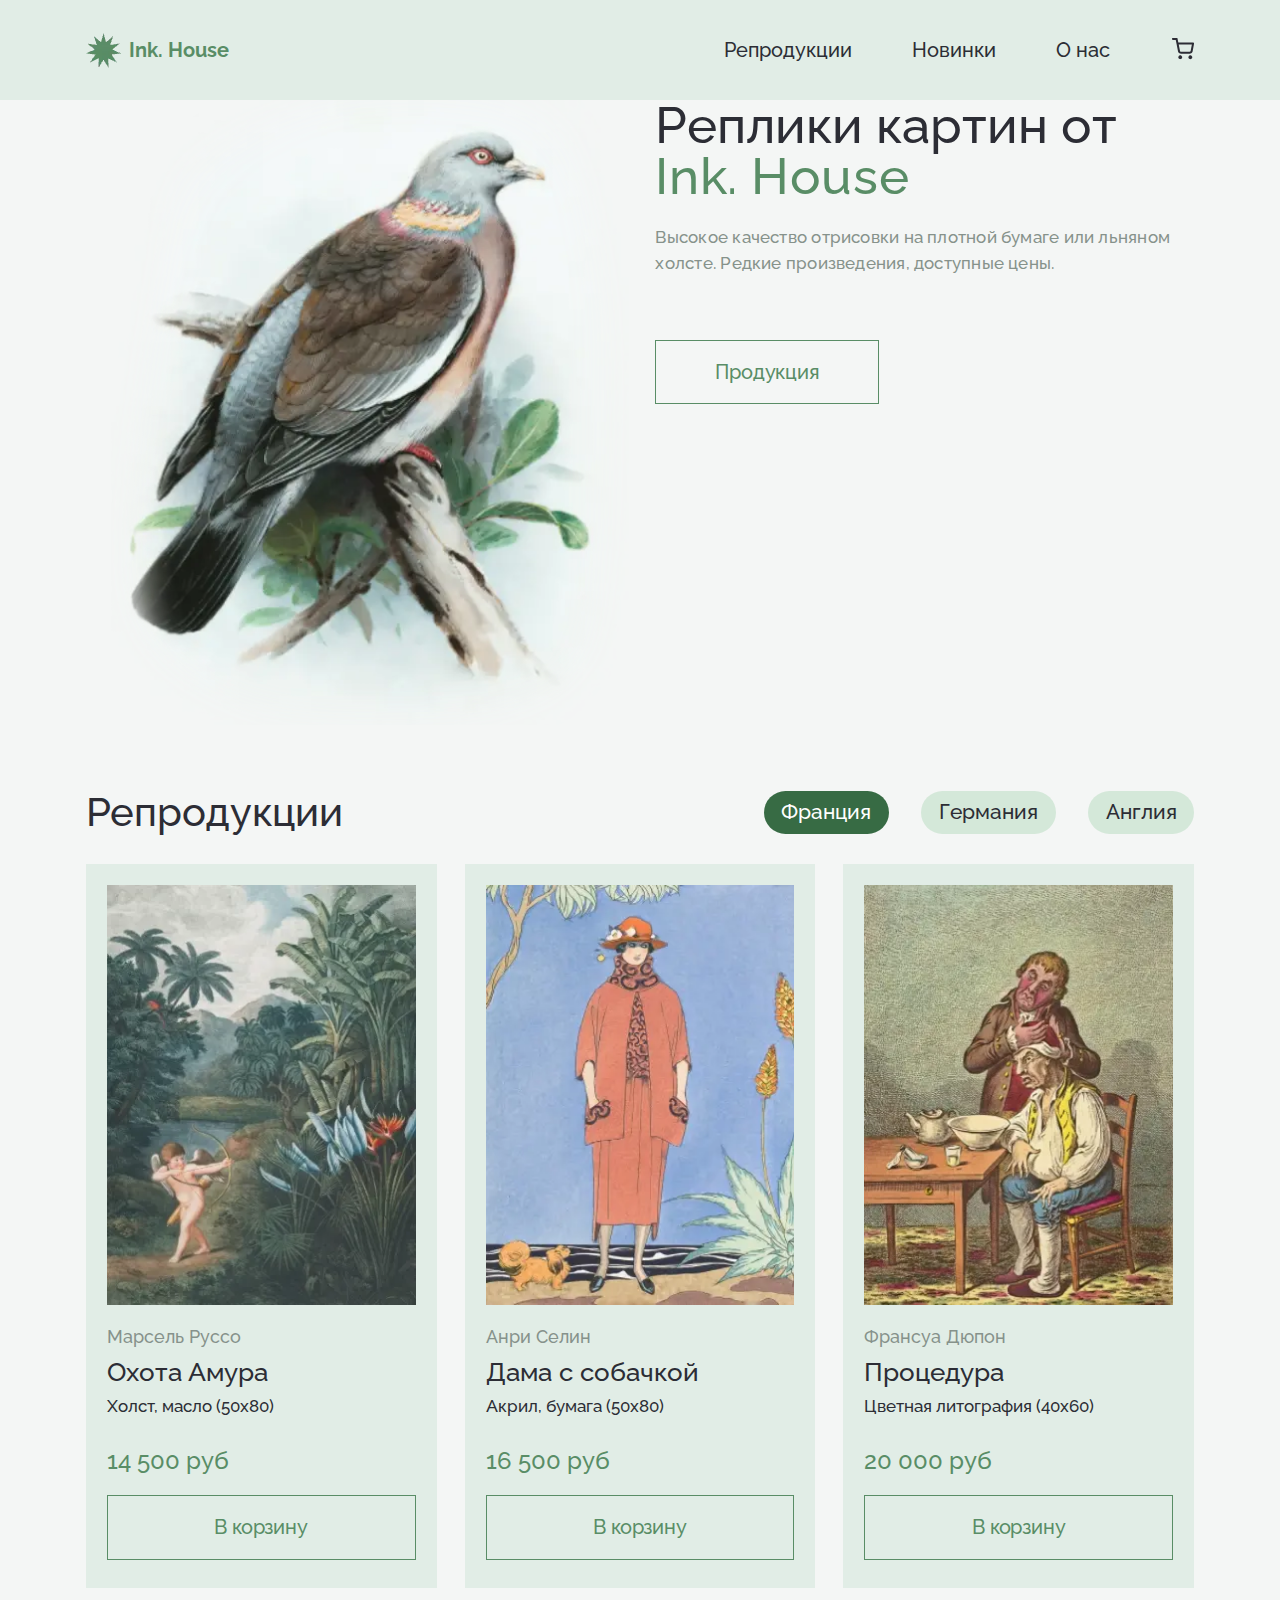
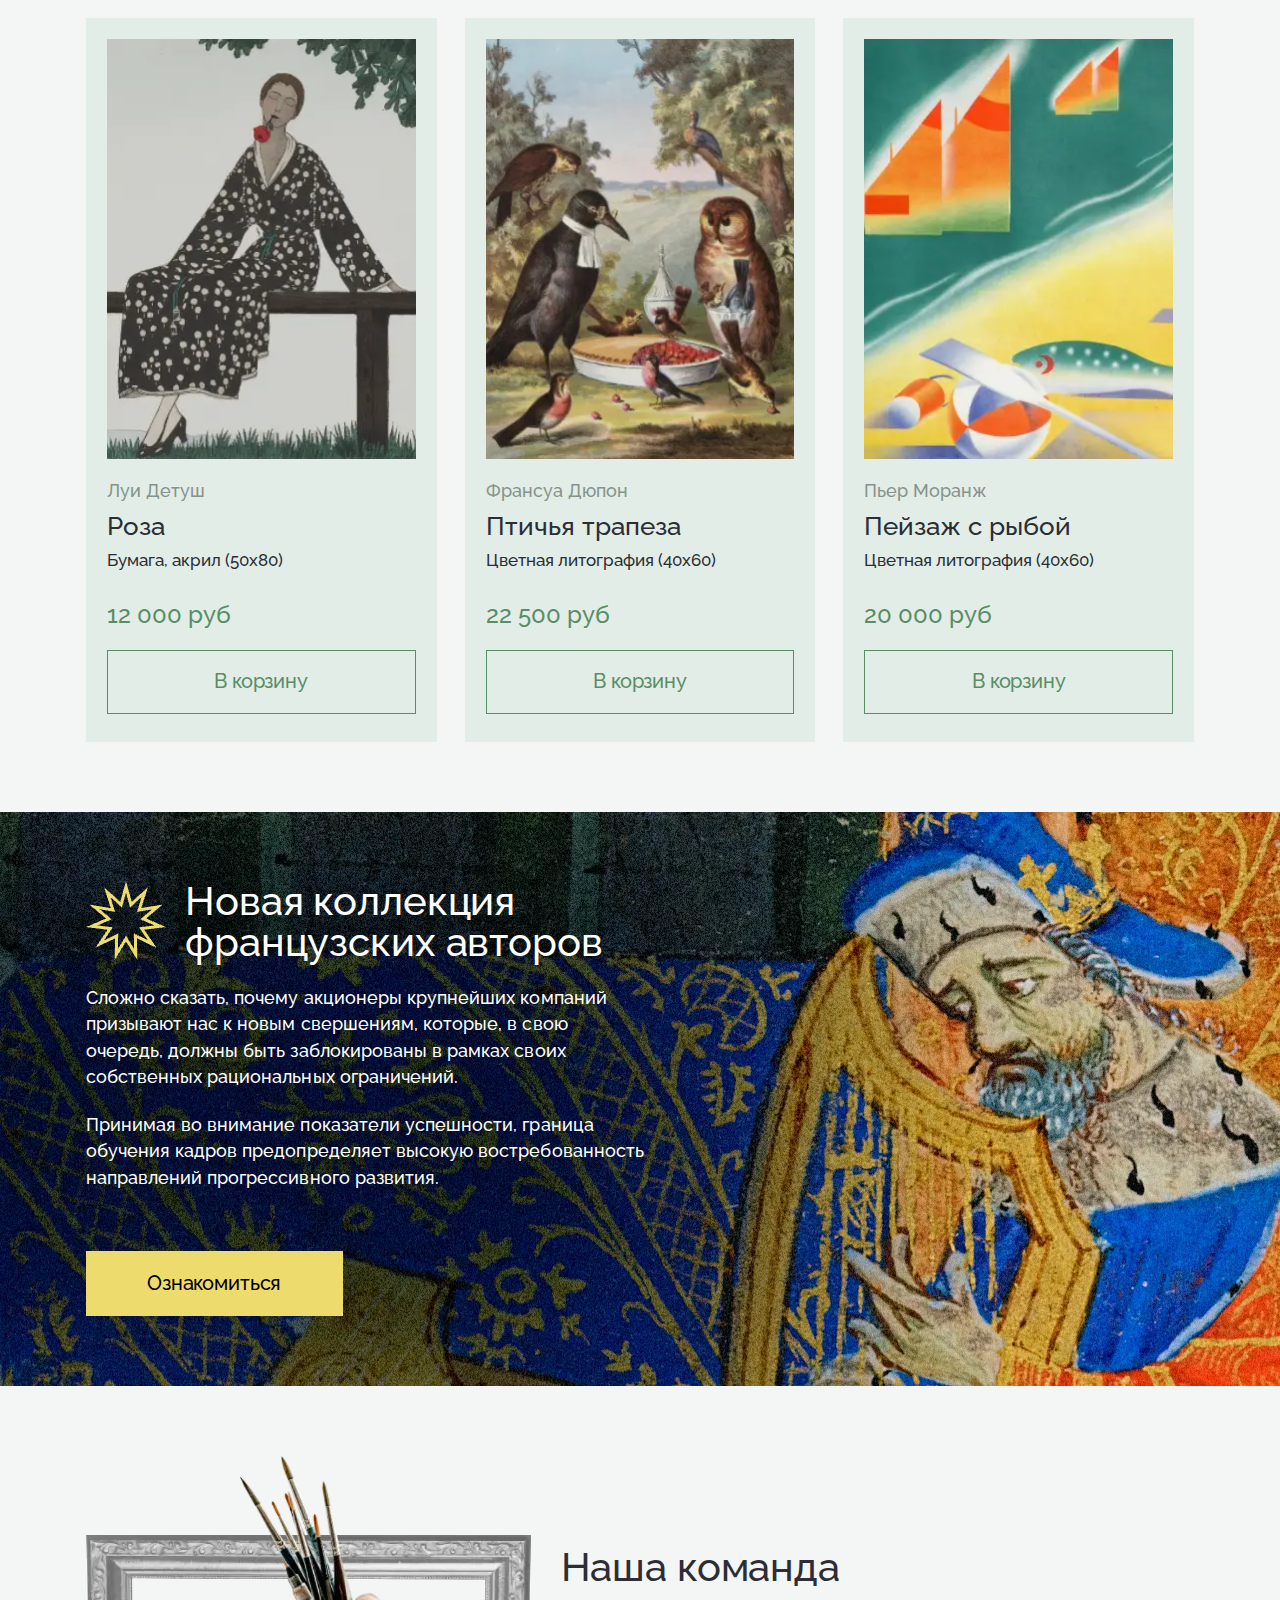
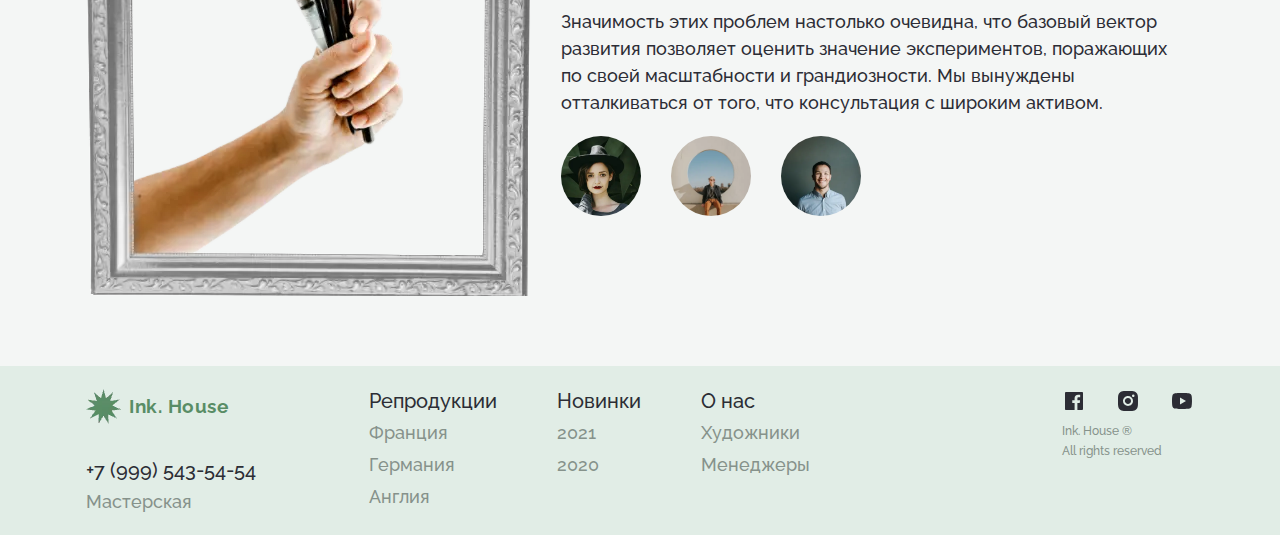
<file: index.html>
<!DOCTYPE html>
<html lang="ru">
  <head>
    <meta charset="UTF-8">
    <meta name="viewport" content="width=device-width, initial-scale=1.0"><link rel="preconnect" href="https://fonts.googleapis.com">
<link rel="preconnect" href="https://fonts.gstatic.com" crossorigin>
<link href="https://fonts.googleapis.com/css2?family=Raleway:ital,wght@0,100..900;1,100..900&display=swap&_v=20240328134742" rel="stylesheet">	
    <link rel="stylesheet" href="css/style.min.css?_v=20240328134742">
    <script src="js/app.min.js?_v=20240328134742" defer> </script>
    <title>Document</title>
  </head>
  <body> 
    <header class="header">
      <div class="container">
        <div class="header__wrapper"><a class="header__logo" href=""> <picture><source srcset="img/icon.webp" type="image/webp"><img src="img/icon.png" alt=""></picture><span>Ink. House</span></a>
          <nav class="header__menu"> 
            <ul class="header__list">
              <li class="header__item"><a class="header__link elem-green-link" href="">Репродукции</a></li>
              <li class="header__item"><a class="header__link elem-green-link" href="">Новинки</a></li>
              <li class="header__item"><a class="header__link elem-green-link" href="">О нас</a></li>
            </ul>
            <div class="header__burger"> <span class="header__line"></span></div>
            <div class="header__shop">
              <svg class="header__icon-shop">
                <use xlink:href="img/icons/sprite.svg#shop"></use>
              </svg>
            </div>
          </nav>
        </div>
      </div>
    </header>
    <main> 
      <section class="banner">
        <div class="container"> 
          <div class="banner__wrapper">
            <div class="banner__image"> <picture><source srcset="img/banner_img.webp" type="image/webp"><img class="banner__img" src="img/banner_img.png" alt=""></picture></div>
            <div class="banner__info"> 
              <h1 class="banner__title">Реплики картин от <span>Ink. House</span></h1>
              <p class="banner__text">Высокое качество отрисовки на плотной бумаге или льняном холсте. Редкие произведения, доступные цены.</p>
              <button class="banner__btn btn-green btn elem-green">Продукция</button>
            </div>
          </div>
        </div>
      </section>
      <section class="repro">
        <div class="container"> 
          <div class="repro__wrapper">
            <div class="repro__tabs tabs">
              <h1 class="repro__title title">Репродукции</h1>
              <div class="repro__tabs-buttons js-tabs-buttons">
                <button class="repro__tabs-button js-tabs-button elem-green elem-green-tab">Франция</button>
                <button class="repro__tabs-button js-tabs-button elem-green elem-green-tab">Германия</button>
                <button class="repro__tabs-button js-tabs-button elem-green elem-green-tab">Англия</button>
              </div>
              <div class="repro__tabs-content js-tabs-content"> 
                <div class="repro__tabs-item js-tabs-item"> 
                  <div class="repro__card"> 
                    <div class="repro__image"><picture><source srcset="img/art/art-fr_img_1.webp" type="image/webp"><img class="repro__img" src="img/art/art-fr_img_1.jpeg" alt=""></picture></div><span class="repro__author">Марсель Руссо</span><span class="repro__art-name">Охота Амура</span><span class="repro__material">Холст, масло (50х80) </span><span class="repro__price">14 500 руб</span><a class="repro__btn btn-green btn elem-green" href="">В корзину</a>
                  </div>
                  <div class="repro__card"> 
                    <div class="repro__image"><picture><source srcset="img/art/art-fr_img_2.webp" type="image/webp"><img class="repro__img" src="img/art/art-fr_img_2.jpeg" alt=""></picture></div><span class="repro__author">Анри Селин</span><span class="repro__art-name">Дама с собачкой</span><span class="repro__material">Акрил, бумага (50х80)</span><span class="repro__price">16 500 руб</span><a class="repro__btn btn-green btn elem-green" href="">В корзину</a>
                  </div>
                  <div class="repro__card"> 
                    <div class="repro__image"><picture><source srcset="img/art/art-fr_img_3.webp" type="image/webp"><img class="repro__img" src="img/art/art-fr_img_3.jpeg" alt=""></picture></div><span class="repro__author">Франсуа Дюпон</span><span class="repro__art-name">Процедура</span><span class="repro__material">Цветная литография (40х60) </span><span class="repro__price">20 000 руб</span><a class="repro__btn btn-green btn elem-green" href="">В корзину</a>
                  </div>
                  <div class="repro__card"> 
                    <div class="repro__image"><picture><source srcset="img/art/art-fr_img_4.webp" type="image/webp"><img class="repro__img" src="img/art/art-fr_img_4.jpeg" alt=""></picture></div><span class="repro__author">Луи Детуш</span><span class="repro__art-name">Роза</span><span class="repro__material">Бумага, акрил (50х80) </span><span class="repro__price">12 000 руб</span><a class="repro__btn btn-green btn elem-green" href="">В корзину</a>
                  </div>
                  <div class="repro__card"> 
                    <div class="repro__image"><picture><source srcset="img/art/art-fr_img_5.webp" type="image/webp"><img class="repro__img" src="img/art/art-fr_img_5.jpeg" alt=""></picture></div><span class="repro__author">Франсуа Дюпон</span><span class="repro__art-name">Птичья трапеза</span><span class="repro__material">Цветная литография (40х60) </span><span class="repro__price">22 500 руб</span><a class="repro__btn btn-green btn elem-green" href="">В корзину</a>
                  </div>
                  <div class="repro__card"> 
                    <div class="repro__image"><picture><source srcset="img/art/art-fr_img_6.webp" type="image/webp"><img class="repro__img" src="img/art/art-fr_img_6.jpeg" alt=""></picture></div><span class="repro__author">Пьер Моранж</span><span class="repro__art-name">Пейзаж с рыбой</span><span class="repro__material">Цветная литография (40х60) </span><span class="repro__price">20 000 руб</span><a class="repro__btn btn-green btn elem-green" href="">В корзину</a>
                  </div>
                </div>
                <div class="repro__tabs-item js-tabs-item"> 
                  <div class="repro__card"> 
                    <div class="repro__image"><picture><source srcset="img/art/art-gr_img_1.webp" type="image/webp"><img class="repro__img" src="img/art/art-gr_img_1.jpeg" alt=""></picture></div><span class="repro__author">Курт Вернер</span><span class="repro__art-name">Над городом</span><span class="repro__material">Цветная литография (40х60) </span><span class="repro__price">16 000 руб</span><a class="repro__btn btn-green btn elem-green" href="">В корзину</a>
                  </div>
                  <div class="repro__card"> 
                    <div class="repro__image"><picture><source srcset="img/art/art-gr_img_2.webp" type="image/webp"><img class="repro__img" src="img/art/art-gr_img_2.jpeg" alt=""></picture></div><span class="repro__author">Макс Рихтер</span><span class="repro__art-name">Птенцы</span><span class="repro__material">Холст, масло (50х80) </span><span class="repro__price">14 500 руб</span><a class="repro__btn btn-green btn elem-green" href="">В корзину</a>
                  </div>
                  <div class="repro__card"> 
                    <div class="repro__image"><picture><source srcset="img/art/art-gr_img_3.webp" type="image/webp"><img class="repro__img" src="img/art/art-gr_img_3.jpeg" alt=""></picture></div><span class="repro__author">Мартин Майер</span><span class="repro__art-name">Среди листьев</span><span class="repro__material">Цветная литография (40х60) </span><span class="repro__price">20 000 руб</span><a class="repro__btn btn-green btn elem-green" href="">В корзину</a>
                  </div>
                  <div class="repro__card"> 
                    <div class="repro__image"><picture><source srcset="img/art/art-gr_img_4.webp" type="image/webp"><img class="repro__img" src="img/art/art-gr_img_4.jpeg" alt=""></picture></div><span class="repro__author">Герман Беккер</span><span class="repro__art-name">Яркая птица</span><span class="repro__material">Цветная литография (40х60) </span><span class="repro__price">13 000 руб</span><a class="repro__btn btn-green btn elem-green" href="">В корзину</a>
                  </div>
                  <div class="repro__card"> 
                    <div class="repro__image"><picture><source srcset="img/art/art-gr_img_5.webp" type="image/webp"><img class="repro__img" src="img/art/art-gr_img_5.jpeg" alt=""></picture></div><span class="repro__author">Вульф Бауэр</span><span class="repro__art-name">Дятлы</span><span class="repro__material">Бумага, акрил (50х80) </span><span class="repro__price">20 000 руб</span><a class="repro__btn btn-green btn elem-green" href="">В корзину</a>
                  </div>
                  <div class="repro__card"> 
                    <div class="repro__image"><picture><source srcset="img/art/art-gr_img_6.webp" type="image/webp"><img class="repro__img" src="img/art/art-gr_img_6.jpeg" alt=""></picture></div><span class="repro__author">Вальтер Хартманн</span><span class="repro__art-name">Большие воды</span><span class="repro__material">Бумага, акрил (50х80) </span><span class="repro__price">23 000 руб</span><a class="repro__btn btn-green btn elem-green" href="">В корзину</a>
                  </div>
                </div>
                <div class="repro__tabs-item js-tabs-item"> 
                  <div class="repro__card"> 
                    <div class="repro__image"><picture><source srcset="img/art/art-en_img_1.webp" type="image/webp"><img class="repro__img" src="img/art/art-en_img_1.jpeg" alt=""></picture></div><span class="repro__author">Пол Смит</span><span class="repro__art-name">Дикий зверь</span><span class="repro__material">Акварель, бумага (50х80) </span><span class="repro__price">19 500 руб</span><a class="repro__btn btn-green btn elem-green" href="">В корзину</a>
                  </div>
                  <div class="repro__card"> 
                    <div class="repro__image"><picture><source srcset="img/art/art-en_img_2.webp" type="image/webp"><img class="repro__img" src="img/art/art-en_img_2.jpeg" alt=""></picture></div><span class="repro__author">Джон Уайт</span><span class="repro__art-name">Скалистый берег</span><span class="repro__material">Цветная литография (40х60) </span><span class="repro__price">17 500 руб</span><a class="repro__btn btn-green btn elem-green" href="">В корзину</a>
                  </div>
                  <div class="repro__card"> 
                    <div class="repro__image"><picture><source srcset="img/art/art-en_img_3.webp" type="image/webp"><img class="repro__img" src="img/art/art-en_img_3.jpeg" alt=""></picture></div><span class="repro__author">Джим Уотсон</span><span class="repro__art-name">Река и горы</span><span class="repro__material">Акварель, бумага (50х80) </span><span class="repro__price">20 500 руб</span><a class="repro__btn btn-green btn elem-green" href="">В корзину</a>
                  </div>
                  <div class="repro__card"> 
                    <div class="repro__image"><picture><source srcset="img/art/art-en_img_4.webp" type="image/webp"><img class="repro__img" src="img/art/art-en_img_4.jpeg" alt=""></picture></div><span class="repro__author">Юджин Зиллион</span><span class="repro__art-name">Белый попугай</span><span class="repro__material">Цветная литография (40х60) </span><span class="repro__price">15 500 руб</span><a class="repro__btn btn-green btn elem-green" href="">В корзину</a>
                  </div>
                  <div class="repro__card"> 
                    <div class="repro__image"><picture><source srcset="img/art/art-en_img_5.webp" type="image/webp"><img class="repro__img" src="img/art/art-en_img_5.jpeg" alt=""></picture></div><span class="repro__author">Эрик Гиллман</span><span class="repro__art-name">Ночная рыба</span><span class="repro__material">Бумага, акрил (50х80) </span><span class="repro__price">12 500 руб</span><a class="repro__btn btn-green btn elem-green" href="">В корзину</a>
                  </div>
                  <div class="repro__card"> 
                    <div class="repro__image"><picture><source srcset="img/art/art-en_img_6.webp" type="image/webp"><img class="repro__img" src="img/art/art-en_img_6.jpeg" alt=""></picture></div><span class="repro__author">Альфред Барр</span><span class="repro__art-name">Рыжий кот</span><span class="repro__material">Цветная литография (40х60) </span><span class="repro__price">21 000 руб</span><a class="repro__btn btn-green btn elem-green" href="">В корзину</a>
                  </div>
                </div>
              </div>
            </div>
          </div>
        </div>
      </section>
      <section class="new-collection">
        <div class="container"> 
          <div class="new-collection__wrapper">
            <div class="new-collection__title-block"> <picture><source srcset="img/star.webp" type="image/webp"><img class="new-collection__img" src="img/star.png" alt=""></picture>
              <h1 class="new-collection__title title">Новая коллекция французских авторов</h1>
            </div>
            <p class="new-collection__text">Сложно сказать, почему акционеры крупнейших компаний призывают нас к новым свершениям, которые, в свою очередь, должны быть заблокированы в рамках своих собственных рациональных ограничений. </p>
            <p class="new-collection__text">Принимая во внимание показатели успешности, граница обучения кадров предопределяет высокую востребованность направлений прогрессивного развития.</p>
            <button class="new-collection__btn btn elem-yellow">Ознакомиться</button>
          </div>
        </div>
      </section>
      <section class="team">
        <div class="container"> 
          <div class="team__wrapper">
            <div class="team__image"> <picture><source srcset="img/team_img.webp" type="image/webp"><img class="team__img" src="img/team_img.png" alt=""></picture></div>
            <div class="team__team-info">
              <h1 class="team__title title">Наша команда</h1>
              <p class="team__text">Значимость этих проблем настолько очевидна, что базовый вектор развития позволяет оценить значение экспериментов, поражающих по своей масштабности и грандиозности. Мы вынуждены отталкиваться от того, что консультация с широким активом.</p>
              <div class="team__user"> 
                <div class="team__block-avatar"> <picture><source srcset="img/team/team_img_1.webp" type="image/webp"><img class="team__avatar" src="img/team/team_img_1.png" alt=""></picture></div>
                <div class="team__block-avatar"> <picture><source srcset="img/team/team_img_2.webp" type="image/webp"><img class="team__avatar" src="img/team/team_img_2.png" alt=""></picture></div>
                <div class="team__block-avatar"> <picture><source srcset="img/team/team_img_3.webp" type="image/webp"><img class="team__avatar" src="img/team/team_img_3.png" alt=""></picture></div>
              </div>
            </div>
          </div>
        </div>
      </section>
    </main>
    <footer class="footer">
      <div class="container">
        <div class="footer__wrapper"> 
          <div class="footer__info">
            <div class="footer__logo"><picture><source srcset="img/icon.webp" type="image/webp"><img src="img/icon.png" alt=""></picture><span>Ink. House</span></div><a class="footer__phone" href="tel:+7 (999) 543-54-54">+7 (999) 543-54-54</a><span class="footer__text-phone">Мастерская</span>
          </div>
          <nav class="footer__menu"> 
            <ul class="footer__list">
              <div class="footer__title">Репродукции</div>
              <li class="footer__item"><a class="footer__link elem-green-link" href="">Франция</a></li>
              <li class="footer__item"><a class="footer__link elem-green-link" href="">Германия</a></li>
              <li class="footer__item"><a class="footer__link elem-green-link" href="">Англия</a></li>
            </ul>
            <ul class="footer__list">
              <div class="footer__title">Новинки</div>
              <li class="footer__item"><a class="footer__link elem-green-link" href="">2021</a></li>
              <li class="footer__item"><a class="footer__link elem-green-link" href="">2020</a></li>
            </ul>
            <ul class="footer__list">
              <div class="footer__title">О нас</div>
              <li class="footer__item"><a class="footer__link elem-green-link" href="">Художники</a></li>
              <li class="footer__item"><a class="footer__link elem-green-link" href="">Менеджеры</a></li>
            </ul>
          </nav>
          <div class="footer__social-block">
            <div class="footer__social"><a class="footer__social-link elem-social" href="">
                <svg class="footer__icon-facebook footer__icon-social">
                  <use xlink:href="img/icons/sprite.svg#facebook"></use>
                </svg></a><a class="footer__social-link elem-social" href=""> 
                <svg class="footer__icon-instagram footer__icon-social">
                  <use xlink:href="img/icons/sprite.svg#instagram"></use>
                </svg></a><a class="footer__social-link elem-social" href=""> 
                <svg class="footer__icon-youtube footer__icon-social">
                  <use xlink:href="img/icons/sprite.svg#youtube"></use>
                </svg></a></div>
            <div class="footer__block"><span class="footer__copyright">Ink. House ®</span><span class="footer__reserved">All rights reserved</span></div>
          </div>
        </div>
      </div>
    </footer>
  </body>
</html>
</file>
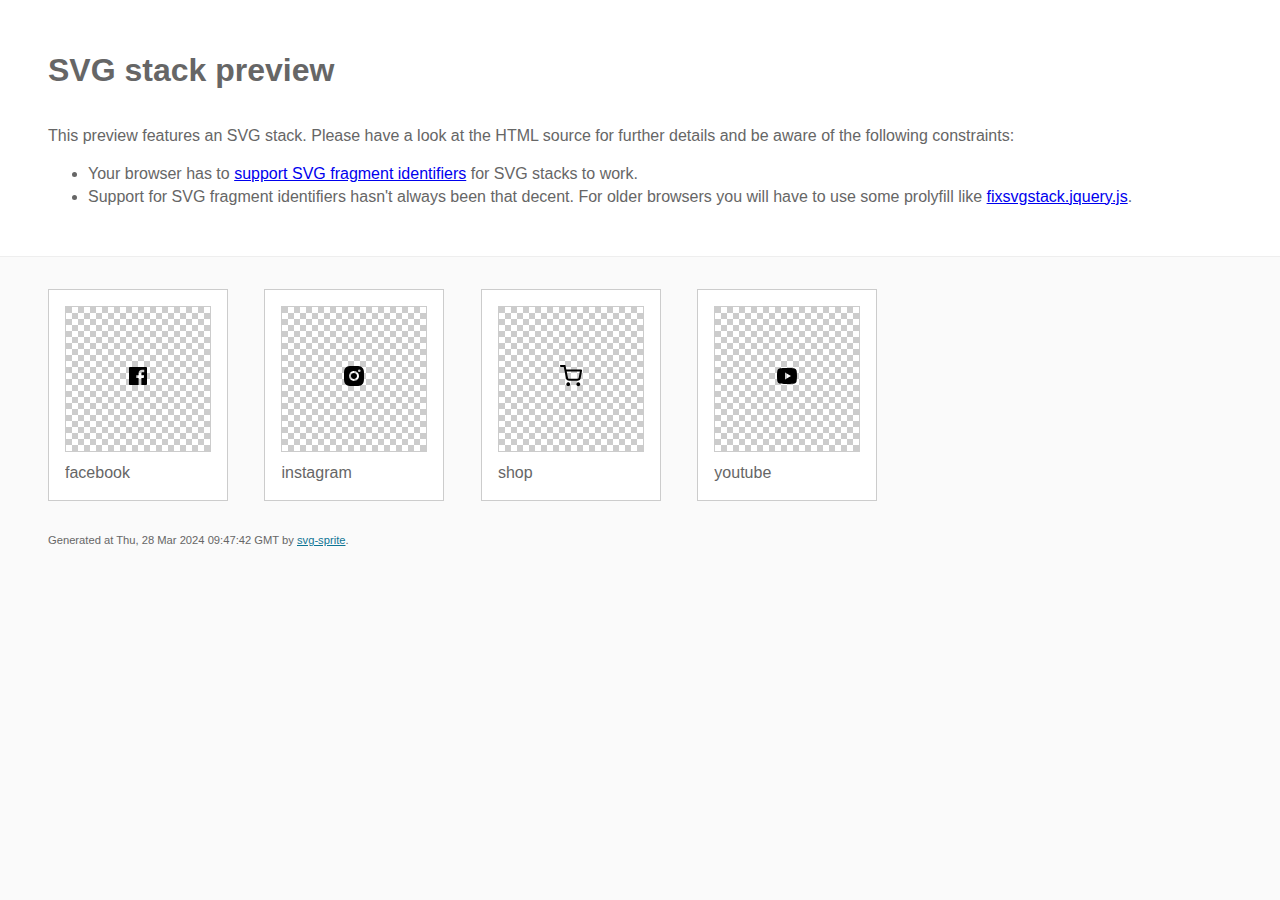
<file: img/stack/sprite.stack.html>
<!DOCTYPE html>
<html lang="en" xmlns="http://www.w3.org/1999/xhtml">
	<head>
		<meta charset="utf-8"/>
		<meta http-equiv="X-UA-Compatible" content="IE=Edge"/>
		<title>SVG stack preview | svg-sprite</title>
		<style>@charset "UTF-8";body{padding:0;margin:0;color:#666;background:#fafafa;font-family:Arial,Helvetica,sans-serif;font-size:1em;line-height:1.4}header{display:block;padding:3em 3em 2em 3em;background-color:#fff}header p{margin:2em 0 0 0}section{border-top:1px solid #eee;padding:2em 3em 0 3em}section ul{margin:0;padding:0}section li{display:inline;display:inline-block;background-color:#fff;position:relative;margin:0 2em 2em 0;vertical-align:top;border:1px solid #ccc;padding:1em 1em 3em 1em;cursor:default}.icon-box{margin:0;width:144px;height:144px;position:relative;background:#ccc url("[data-uri]") top left repeat;border:1px solid #ccc;display:table-cell;vertical-align:middle;text-align:center}.icon{display:inline;display:inline-block}h1{margin-top:0}h2{margin:0;padding:0;font-size:1em;font-weight:normal;white-space:nowrap;overflow:hidden;text-overflow:ellipsis;position:absolute;left:1em;right:1em;bottom:1em}footer{display:block;margin:0;padding:0 3em 3em 3em}footer p{margin:0;font-size:.7em}footer a{color:#0f7595;margin-left:0}</style>

<!--

Sprite shape dimensions
====================================================================================================
You will need to set the sprite shape dimensions via CSS when you use them as stack SVGs, otherwise
they would become a huge 100% in size. You may use the following dimension classes for doing so.
They might well be outsourced to an external stylesheet of course.

-->

<style type="text/css">
	.svg-facebook-dims { width: 24px; height: 24px; }
	.svg-instagram-dims { width: 24px; height: 24px; }
	.svg-shop-dims { width: 22px; height: 22px; }
	.svg-youtube-dims { width: 24px; height: 24px; }
</style>

<!--
====================================================================================================
-->

	</head>
	<body>
		<header>
			<h1>SVG stack preview</h1>
			<p>This preview features an SVG stack. Please have a look at the HTML source for further details and be aware of the following constraints:</p>
			<ul>
				<li>Your browser has to <a href="http://caniuse.com/#feat=svg-fragment" target="_blank" rel="noopener noreferrer">support SVG fragment identifiers</a> for SVG stacks to work.</li>
				<li>Support for SVG fragment identifiers hasn't always been that decent. For older browsers you will have to use some prolyfill like <a href="https://github.com/preciousforever/SVG-Stacker/blob/master/fixsvgstack.jquery.js" target="_blank" rel="noopener noreferrer">fixsvgstack.jquery.js</a>.</li>
			</ul>
		</header>
		<section>

<!--

SVG stack
====================================================================================================
These SVG images make use of fragment identifiers (IDs) to reference certain portions of the
external sprite. By default, all shapes inside the sprite are hidden by CSS. The `:target` pseudo
selector is used to show the very shape that is referenced by the fragment identifier.

-->

			<ul>

				<li title="facebook">
					<div class="icon-box">

						<!-- facebook -->
						<img src="../icons/sprite.svg#facebook" class="svg-facebook-dims" alt="facebook"/>

					</div>
					<h2>facebook</h2>
				</li>
				<li title="instagram">
					<div class="icon-box">

						<!-- instagram -->
						<img src="../icons/sprite.svg#instagram" class="svg-instagram-dims" alt="instagram"/>

					</div>
					<h2>instagram</h2>
				</li>
				<li title="shop">
					<div class="icon-box">

						<!-- shop -->
						<img src="../icons/sprite.svg#shop" class="svg-shop-dims" alt="shop"/>

					</div>
					<h2>shop</h2>
				</li>
				<li title="youtube">
					<div class="icon-box">

						<!-- youtube -->
						<img src="../icons/sprite.svg#youtube" class="svg-youtube-dims" alt="youtube"/>

					</div>
					<h2>youtube</h2>
				</li>
			</ul>

<!--
====================================================================================================
-->

		</section>
		<footer>
			<p>Generated at Thu, 28 Mar 2024 09:47:42 GMT by <a href="https://github.com/svg-sprite/svg-sprite" target="_blank" rel="noopener noreferrer">svg-sprite</a>.</p>
		</footer>
	</body>
</html>
</file>
<file: css/style.min.css>
@charset "UTF-8";*{padding:0;margin:0;border:0}*,:after,:before{-webkit-box-sizing:border-box;box-sizing:border-box}:active,:focus{outline:0}a:active,a:focus{outline:0}aside,footer,header,nav{display:block}body,html{height:100%;width:100%;font-size:100%;line-height:1;font-size:14px;-ms-text-size-adjust:100%;-moz-text-size-adjust:100%;-webkit-text-size-adjust:100%}button,input,textarea{font-family:inherit}input::-ms-clear{display:none}button{cursor:pointer}button::-moz-focus-inner{padding:0;border:0}a,a:visited{text-decoration:none}a:hover{text-decoration:none}ul li{list-style:none}img{vertical-align:top}h1,h2,h3,h4,h5,h6{font-size:inherit;font-weight:inherit}/*! normalize.css v8.0.1 | MIT License | github.com/necolas/normalize.css */html{line-height:1.15;-webkit-text-size-adjust:100%}body{margin:0}main{display:block}h1{font-size:2em;margin:.67em 0}hr{-webkit-box-sizing:content-box;box-sizing:content-box;height:0;overflow:visible}pre{font-family:monospace,monospace;font-size:1em}a{background-color:transparent}abbr[title]{border-bottom:none;text-decoration:underline;-webkit-text-decoration:underline dotted;text-decoration:underline dotted}b,strong{font-weight:bolder}code,kbd,samp{font-family:monospace,monospace;font-size:1em}small{font-size:80%}sub,sup{font-size:75%;line-height:0;position:relative;vertical-align:baseline}sub{bottom:-.25em}sup{top:-.5em}img{border-style:none}button,input,optgroup,select,textarea{font-family:inherit;font-size:100%;line-height:1.15;margin:0}button,input{overflow:visible}button,select{text-transform:none}[type=button],[type=reset],[type=submit],button{-webkit-appearance:button}[type=button]::-moz-focus-inner,[type=reset]::-moz-focus-inner,[type=submit]::-moz-focus-inner,button::-moz-focus-inner{border-style:none;padding:0}[type=button]:-moz-focusring,[type=reset]:-moz-focusring,[type=submit]:-moz-focusring,button:-moz-focusring{outline:1px dotted ButtonText}fieldset{padding:.35em .75em .625em}legend{-webkit-box-sizing:border-box;box-sizing:border-box;color:inherit;display:table;max-width:100%;padding:0;white-space:normal}progress{vertical-align:baseline}textarea{overflow:auto}[type=checkbox],[type=radio]{-webkit-box-sizing:border-box;box-sizing:border-box;padding:0}[type=number]::-webkit-inner-spin-button,[type=number]::-webkit-outer-spin-button{height:auto}[type=search]{-webkit-appearance:textfield;outline-offset:-2px}[type=search]::-webkit-search-decoration{-webkit-appearance:none}::-webkit-file-upload-button{-webkit-appearance:button;font:inherit}details{display:block}summary{display:list-item}template{display:none}[hidden]{display:none}.container{width:100%;margin:0 auto;max-width:81.2rem;padding:0 1rem}body{font-family:Raleway,sans-serif;font-size:1rem;font-weight:500;color:#2c2d35;background:#f4f6f5}.overflow{overflow:hidden}.title{font-size:clamp(1.74rem,4vw,2.83rem);font-weight:500;line-height:clamp(2rem,4vw,3.1rem);letter-spacing:-.01rem;margin:0}.btn{font-size:clamp(1.22rem,3vw,1.41rem);font-weight:500;line-height:1.64rem;letter-spacing:-.01rem;padding:1.4rem;background:0 0}.btn-green{border:.06rem solid #598d66}.elem-green:hover{background:#598d66;color:#f4f6f5}.elem-green:active{background:#376b44;color:#fff}.elem-green:focus-visible{border:.06rem solid #598d66;background:#d4e8d9}.elem-green-link:hover{color:#598d66}.elem-green-link:active{color:#376b44}.elem-green-link:focus-visible{color:#2c2d35;background:#d4e8d9}.elem-green-tab:focus-visible{border:.13rem solid #598d66;background:#d4e8d9}.elem-yellow:hover{background:#faeb97}.elem-yellow:active{background:#d9b949}.elem-yellow:focus{border:1px solid #a38314;background:#faeb97}.elem-social{fill:#2c2d35}.elem-social svg:hover{fill:#598d66}.elem-social svg:active{fill:#376b44;background:0 0}.elem-social:focus-visible{fill:#598d66;border-radius:2px;background:#d4e8d9}.header{padding:2.33rem 0;background:#e1ede6}.header__wrapper{display:-webkit-box;display:-ms-flexbox;display:flex;-webkit-box-align:center;-ms-flex-align:center;align-items:center;-webkit-box-pack:justify;-ms-flex-pack:justify;justify-content:space-between}.header__logo{display:-webkit-box;display:-ms-flexbox;display:flex;-webkit-box-align:center;-ms-flex-align:center;align-items:center;font-size:1.41rem;font-weight:700;line-height:1.44rem;letter-spacing:0;color:#598d66}.header__logo span{margin-left:.6rem}.header__menu{display:-webkit-box;display:-ms-flexbox;display:flex;-webkit-box-align:center;-ms-flex-align:center;align-items:center;gap:62px}.header__list{display:-webkit-box;display:-ms-flexbox;display:flex;gap:60px}.header__link{font-size:clamp(1.13rem,3vw,1.43rem);font-weight:500;line-height:1.44rem;letter-spacing:0;color:#2c2d35}.header__burger{display:-webkit-box;display:-ms-flexbox;display:flex;-webkit-box-orient:vertical;-webkit-box-direction:normal;-ms-flex-direction:column;flex-direction:column;-webkit-box-pack:center;-ms-flex-pack:center;justify-content:center;width:30px;height:30px;padding:0 0 0 .4rem;-webkit-transition:.25s;transition:.25s;cursor:pointer}.header__burger.open .header__line{background:0 0}.header__burger.open .header__line::before{-webkit-transform:rotate(45deg) translate(6px,6px);-ms-transform:rotate(45deg) translate(6px,6px);transform:rotate(45deg) translate(6px,6px)}.header__burger.open .header__line::after{-webkit-transform:rotate(-45deg) translate(4px,-4px);-ms-transform:rotate(-45deg) translate(4px,-4px);transform:rotate(-45deg) translate(4px,-4px)}.header__line{position:relative;display:block;width:20px;height:2px;background:#000;-webkit-transition:.25s;transition:.25s;border-radius:50px}.header__line::before{content:"";position:absolute;bottom:7px;display:block;width:inherit;height:inherit;background:#000;-webkit-transition:.25s;transition:.25s;border-radius:inherit}.header__line:after{content:"";position:absolute;top:7px;display:block;width:inherit;height:inherit;background:#000;-webkit-transition:.25s;transition:.25s;border-radius:inherit}.header__shop{cursor:pointer}.header__icon-shop{width:22px;height:22px;fill:#2c2d35}.banner{padding:0 0 4.7rem 0}.banner__wrapper{display:-webkit-box;display:-ms-flexbox;display:flex}.banner__image{-webkit-box-flex:0;-ms-flex:0 1 49%;flex:0 1 49%}.banner__img{width:100%}.banner__info{-webkit-box-flex:0;-ms-flex:0 1 50%;flex:0 1 50%;padding-top:clamp(0,8vw,10.6rem);padding-left:1.9rem}.banner__title{font-size:clamp(2.2rem,4vw,4.2rem);font-weight:500;line-height:clamp(2.3rem,4vw,4.6rem);letter-spacing:0;margin:0 0 1.6rem 0}.banner__title span{letter-spacing:.04rem;color:#598d66}.banner__text{font-size:clamp(.88rem,2vw,1.23rem);font-weight:500;line-height:clamp(1.55rem,4vw,1.85rem);letter-spacing:.016rem;margin:0 0 12% 0;color:#86928b}.banner__btn{width:100%;max-width:16rem;color:#598d66}.repro{padding:0 0 5.05rem 0}.repro__title{margin:0 0 2.1rem 0}.repro__tabs{position:relative}.repro__tabs-buttons{display:-webkit-box;display:-ms-flexbox;display:flex;gap:32px;position:absolute;top:0;right:0}.repro__tabs-buttons::-webkit-scrollbar{width:0;height:0}.repro__tabs-button{font-size:clamp(1.33rem,3vw,1.47rem);font-weight:500;line-height:1.75rem;letter-spacing:0;color:#2c2d35;border-radius:50px;background:#d4e8d9;padding:.6rem 1.2rem;cursor:pointer;border:.13rem solid transparent}.repro__tabs-button.active{background:#376b44;color:#fff}.repro__tabs-item{display:none}.repro__tabs-item.active{display:-ms-grid;display:grid;-ms-grid-columns:(1fr)[3];grid-template-columns:repeat(3,1fr);-ms-flex-wrap:wrap;flex-wrap:wrap;gap:30px 28px}.repro__card{display:-webkit-box;display:-ms-flexbox;display:flex;-webkit-box-orient:vertical;-webkit-box-direction:normal;-ms-flex-direction:column;flex-direction:column;-webkit-box-pack:justify;-ms-flex-pack:justify;justify-content:space-between;background:#e1ede6;padding:1.5rem 1.5rem 2rem}.repro__image{margin:0 0 1.6rem}.repro__img{width:100%}.repro__author{font-size:clamp(1.13rem,2vw,1.27rem);font-weight:500;line-height:clamp(1.19rem,2vw,1.31rem);letter-spacing:0;color:#86928b;margin:0 0 1rem}.repro__art-name{font-size:clamp(1.68rem,2vw,2.1rem);font-weight:500;line-height:clamp(1.75rem,2vw,2.19rem);letter-spacing:0;color:#2c2d35;margin:0 0 .8rem}.repro__material{font-size:clamp(1.13rem,2vw,1.24rem);font-weight:500;line-height:clamp(1.19rem,2vw,1.31rem);letter-spacing:0;color:#2c2d35;margin:0 0 2.4rem}.repro__price{font-size:clamp(1.4rem,2vw,1.7rem);font-weight:500;line-height:clamp(1.44rem,2vw,1.75rem);letter-spacing:0;color:#598d66;margin:0 0 1.6rem}.repro__btn{display:-webkit-box;display:-ms-flexbox;display:flex;-webkit-box-pack:center;-ms-flex-pack:center;justify-content:center;color:#598d66}.no-webp .new-collection{background-image:url(../img/bg_img.png)}.new-collection{position:relative;padding:3rem 0 5rem;background-repeat:no-repeat;background-size:cover}.new-collection__wrapper{position:relative;padding:1.9rem 0 0;z-index:5}.new-collection__title-block{display:-webkit-box;display:-ms-flexbox;display:flex;margin:0 0 1.6rem}.new-collection__title{max-width:41rem;line-height:clamp(1.7rem,4vw,2.9rem);margin-left:1.4rem;color:#fff}.new-collection__text{max-width:40rem;font-size:clamp(1.1rem,3vw,1.25rem);font-weight:500;line-height:clamp(1.6rem,3vw,1.9rem);letter-spacing:.003rem;margin:0 0 1.5rem;color:#fff}.new-collection__btn{width:257px;height:65px;padding:1.4rem;margin:2.75rem 0 0;background:#eedb6d}.team{padding:5rem 0}.team__wrapper{display:-webkit-box;display:-ms-flexbox;display:flex;gap:30px}.team__team-info{padding-top:clamp(1rem,7vw,9rem)}.team__title{margin:0 0 1.4rem}.team__text{font-size:clamp(1.17rem,3vw,1.25rem);font-weight:500;line-height:clamp(1.6rem,3vw,1.94rem);letter-spacing:0;margin:0 0 1.3rem;color:#2c2d35}.team__user{display:-webkit-box;display:-ms-flexbox;display:flex;-ms-flex-wrap:wrap;flex-wrap:wrap;gap:30px}.team__block-avatar{width:80px;height:80px;border-radius:50%;overflow:hidden}.team__avatar{width:100%}.footer{padding:1.6rem 0 1.4rem;background:#e1ede6}.footer__wrapper{display:-ms-grid;display:grid;grid-template-areas:"a b c";-webkit-box-pack:justify;-ms-flex-pack:justify;justify-content:space-between}.footer__info{-ms-grid-row:1;-ms-grid-column:1;display:-webkit-box;display:-ms-flexbox;display:flex;grid-area:a;-webkit-box-orient:vertical;-webkit-box-direction:normal;-ms-flex-direction:column;flex-direction:column}.footer__logo{-ms-grid-row:1;-ms-grid-column:1;display:-webkit-box;display:-ms-flexbox;display:flex;-webkit-box-align:center;-ms-flex-align:center;align-items:center;font-size:1.35rem;font-weight:700;line-height:1.44rem;letter-spacing:.04rem;color:#598d66;margin:0 0 2.6rem;grid-area:a}.footer__logo span{margin-left:.6rem}.footer__phone{-ms-grid-row:1;-ms-grid-column:2;grid-area:b;font-size:clamp(1rem,3vw,1.43rem);font-weight:500;line-height:clamp(1.19rem,3vw,1.44rem);letter-spacing:0;color:#2c2d35;margin:0 0 .9rem}.footer__text-phone{-ms-grid-row:1;-ms-grid-column:3;grid-area:c;font-size:clamp(1rem,3vw,1.27rem);font-weight:500;line-height:clamp(1.19rem,3vw,1.31rem);letter-spacing:0;color:#86928b}.footer__menu{-ms-grid-row:1;-ms-grid-column:2;display:-webkit-box;display:-ms-flexbox;display:flex;grid-area:b;margin:.2rem 0 0 -9.9rem;gap:60px}.footer__title{font-size:clamp(1rem,3vw,1.41rem);font-weight:500;line-height:clamp(1.19rem,3vw,1.44rem);letter-spacing:0;color:#2c2d35;margin:0 0 .5rem}.footer__item{margin:0 0 .3rem}.footer__link{font-size:clamp(1rem,3vw,1.27rem);font-weight:500;line-height:clamp(1.19rem,3vw,2rem);letter-spacing:0;color:#86928b}.footer__social-block{-ms-grid-row:1;-ms-grid-column:3;display:-webkit-box;display:-ms-flexbox;display:flex;-webkit-box-orient:vertical;-webkit-box-direction:normal;-ms-flex-direction:column;flex-direction:column;grid-area:c}.footer__social{display:-webkit-box;display:-ms-flexbox;display:flex;gap:30px;margin:0 0 .8rem}.footer__social-link{height:24px}.footer__icon-social{width:24px;height:24px}.footer__copyright{margin:0 0 .4rem}.footer__copyright,.footer__reserved{font-size:clamp(.75rem,3vw,.87rem);font-weight:500;line-height:120%;letter-spacing:0;color:#86928b}.footer__block{display:-webkit-box;display:-ms-flexbox;display:flex;-webkit-box-orient:vertical;-webkit-box-direction:normal;-ms-flex-direction:column;flex-direction:column}@media (min-width:481px){.header__burger{display:none}}@media (max-width:1200px){.container{max-width:1140px}}@media (max-width:992px){.banner__info{padding-left:2.1rem}.footer__wrapper{grid-template-areas:"a b c";gap:40px}.footer__menu{margin:.2rem 0 0 1.5rem}.container{max-width:960px}.footer__info{-ms-grid-row:1;-ms-grid-column:1}.footer__logo{-ms-grid-row:1;-ms-grid-column:1}.footer__phone{-ms-grid-row:1;-ms-grid-column:3}.footer__text-phone{-ms-grid-row:1;-ms-grid-column:5}.footer__menu{-ms-grid-row:1;-ms-grid-column:3}.footer__social-block{-ms-grid-row:1;-ms-grid-column:5}}@media (max-width:768px){.btn{padding:1.3rem}.header__list{gap:50px}.banner__image{-webkit-box-flex:0;-ms-flex:0 1 48%;flex:0 1 48%}.banner__info{padding-top:clamp(0,5vw,10.6rem);-webkit-box-flex:0;-ms-flex:0 1 52%;flex:0 1 52%}.banner__title{font-size:clamp(2.2rem,5vw,4.2rem);line-height:clamp(2.3rem,5vw,4.6rem)}.banner__text{letter-spacing:.089rem}.repro__tabs-item.active{-ms-grid-columns:(1fr)[2];grid-template-columns:repeat(2,1fr)}.new-collection__img{width:60px;height:-webkit-max-content;height:-moz-max-content;height:max-content}.team__wrapper{-webkit-box-orient:vertical;-webkit-box-direction:normal;-ms-flex-direction:column;flex-direction:column;gap:0}.footer__wrapper{grid-template-areas:"a a a" "b b c";gap:30px 40px}.footer__info{display:-ms-grid;display:grid;grid-template-areas:"a b" "a c";-webkit-box-align:start;-ms-flex-align:start;align-items:start;-webkit-box-pack:justify;-ms-flex-pack:justify;justify-content:space-between}.footer__logo{margin:0}.footer__menu{margin:0;gap:45px}.container{max-width:720px}.footer__info{-ms-grid-row:1;-ms-grid-column:1;-ms-grid-column-span:5}.footer__info>.footer__info{-ms-grid-row:1;-ms-grid-row-span:2;-ms-grid-column:1;-ms-grid-column-span:1}.footer__logo{-ms-grid-row:1;-ms-grid-column:1;-ms-grid-column-span:5}.footer__info>.footer__logo{-ms-grid-row:1;-ms-grid-row-span:2;-ms-grid-column:1;-ms-grid-column-span:1}.footer__phone{-ms-grid-row:3;-ms-grid-column:1;-ms-grid-column-span:3}.footer__info>.footer__phone{-ms-grid-row:1;-ms-grid-column:2;-ms-grid-column-span:1}.footer__text-phone{-ms-grid-row:3;-ms-grid-column:5}.footer__info>.footer__text-phone{-ms-grid-row:2;-ms-grid-column:2}.footer__menu{-ms-grid-row:3;-ms-grid-column:1;-ms-grid-column-span:3}.footer__info>.footer__menu{-ms-grid-row:1;-ms-grid-column:2;-ms-grid-column-span:1}.footer__social-block{-ms-grid-row:3;-ms-grid-column:5}.footer__info>.footer__social-block{-ms-grid-row:2;-ms-grid-column:2}}@media (max-width:576px){.btn{padding:1rem}.header{padding:1.23rem 0}.header__wrapper{-webkit-box-orient:vertical;-webkit-box-direction:normal;-ms-flex-direction:column;flex-direction:column}.header__logo{border-bottom:.06rem solid #c3d1c6;padding:0 0 1rem;width:100%;-webkit-box-pack:center;-ms-flex-pack:center;justify-content:center}.header__menu{width:100%;-webkit-box-pack:justify;-ms-flex-pack:justify;justify-content:space-between;padding:1.2rem 0 0}.header__list{gap:60px}.header__link{font-size:clamp(1.13rem,2vw,1.43rem);letter-spacing:.09rem}.banner__wrapper{padding:3.4rem 0 0}.banner__image{-webkit-box-flex:0;-ms-flex:0 1 44%;flex:0 1 44%}.banner__info{-webkit-box-flex:0;-ms-flex:0 1 56%;flex:0 1 56%;padding-top:0;padding-left:0}.banner__title{font-size:clamp(2.2rem,6vw,4.2rem);line-height:clamp(2.3rem,6vw,4.6rem);margin:0 0 1rem}.banner__text{margin:0 0 5%;letter-spacing:.15rem}.repro__title{margin:0 0 1.2rem}.repro__tabs-buttons{position:static;margin:0 0 1.2rem}.new-collection__img{width:50px}.team{padding:4.2rem 0}.team__img{width:100%}.team__team-info{padding:2rem 0 0}.team__user{-ms-flex-wrap:nowrap;flex-wrap:nowrap}.footer__wrapper{grid-template-areas:"a a a" "b b b" "c c c"}.footer__menu{-webkit-box-pack:justify;-ms-flex-pack:justify;justify-content:space-between}.footer__social-block{-webkit-box-align:center;-ms-flex-align:center;align-items:center;border-top:.06rem solid #c3d1c6;padding:1.2rem 0 0}.footer__copyright{margin:0 .4rem 0 0}.footer__block{-webkit-box-orient:horizontal;-webkit-box-direction:normal;-ms-flex-direction:row;flex-direction:row}.container{max-width:93%}.footer__info{-ms-grid-row:1;-ms-grid-row-span:1;-ms-grid-column:1;-ms-grid-column-span:3}.footer__logo{-ms-grid-row:1;-ms-grid-row-span:1;-ms-grid-column:1;-ms-grid-column-span:3}.footer__phone{-ms-grid-row:2;-ms-grid-column:1;-ms-grid-column-span:3}.footer__text-phone{-ms-grid-row:3;-ms-grid-column:1;-ms-grid-column-span:3}.footer__menu{-ms-grid-row:2;-ms-grid-column:1;-ms-grid-column-span:3}.footer__social-block{-ms-grid-row:3;-ms-grid-column:1;-ms-grid-column-span:3}}@media (max-width:510px){.header__list{gap:45px}}@media (max-width:480px) and (min-width:320px){.btn{line-height:1.44rem;padding:1rem}.header__logo{background:#fff;border-bottom:none;padding:0;position:absolute;top:0;height:68px}.header__menu{padding:4.7rem 0 0}.header__list.open{position:absolute;top:4.9rem;left:0;right:0;height:365px;display:-webkit-box;display:-ms-flexbox;display:flex;-webkit-box-orient:vertical;-webkit-box-direction:normal;-ms-flex-direction:column;flex-direction:column;padding:5.5rem 1.1rem 1rem;background:#e1ede6;gap:51px}.header__list{display:none}.banner{padding:0 0 4.2rem}.banner__wrapper{padding:4.1rem 0 0}.banner__image{display:none}.banner__info{-webkit-box-flex:1;-ms-flex:auto;flex:auto}.banner__title{margin:0 0 1.3rem}.banner__text{margin:0 0 13%;letter-spacing:.07rem}.banner__btn{max-width:11rem}.repro{padding:0 0 4.35rem}.repro__tabs-buttons{overflow:auto;scrollbar-width:none;gap:25px}.repro__tabs-item.active{-ms-grid-columns:(1fr)[1];grid-template-columns:repeat(1,1fr);gap:30px}.repro__image{margin:0 0 1.3rem}.repro__img{height:250px;-o-object-fit:cover;object-fit:cover;-o-object-position:50% 65%;object-position:50% 65%}.repro__price{margin:0 0 .7rem}.new-collection{padding:3rem 0 3.7rem}.new-collection__wrapper{padding:.5rem 0 0}.new-collection__title{margin-left:.8rem}.new-collection__text{letter-spacing:.02rem;margin:0 0 .8rem}.new-collection__btn{width:100%;height:auto;padding:1rem;margin:1.55rem 0 0}.footer__wrapper{grid-template-areas:"a ." "b b" "c c"}.footer__info{width:143px;grid-template-areas:"a " "b" "c"}.footer__logo{margin:0 0 1.2rem}.footer__menu{-ms-flex-wrap:wrap;flex-wrap:wrap}.container{max-width:100%}.footer__info{-ms-grid-row:1;-ms-grid-row-span:1;-ms-grid-column:1;-ms-grid-column-span:1}.footer__info>.footer__info{-ms-grid-row:1;-ms-grid-row-span:1;-ms-grid-column:1;-ms-grid-column-span:1}.footer__logo{-ms-grid-row:1;-ms-grid-row-span:1;-ms-grid-column:1;-ms-grid-column-span:1}.footer__info>.footer__logo{-ms-grid-row:1;-ms-grid-row-span:1;-ms-grid-column:1;-ms-grid-column-span:1}.footer__phone{-ms-grid-row:2;-ms-grid-column:1;-ms-grid-column-span:2}.footer__info>.footer__phone{-ms-grid-row:2;-ms-grid-column:1;-ms-grid-column-span:1}.footer__text-phone{-ms-grid-row:3;-ms-grid-column:1;-ms-grid-column-span:2}.footer__info>.footer__text-phone{-ms-grid-row:3;-ms-grid-column:1;-ms-grid-column-span:1}.footer__menu{-ms-grid-row:2;-ms-grid-column:1;-ms-grid-column-span:2}.footer__info>.footer__menu{-ms-grid-row:2;-ms-grid-column:1;-ms-grid-column-span:1}.footer__social-block{-ms-grid-row:3;-ms-grid-column:1;-ms-grid-column-span:2}.footer__info>.footer__social-block{-ms-grid-row:3;-ms-grid-column:1;-ms-grid-column-span:1}}.webp .new-collection{background-image:url(../img/bg_img.webp)}
</file>
